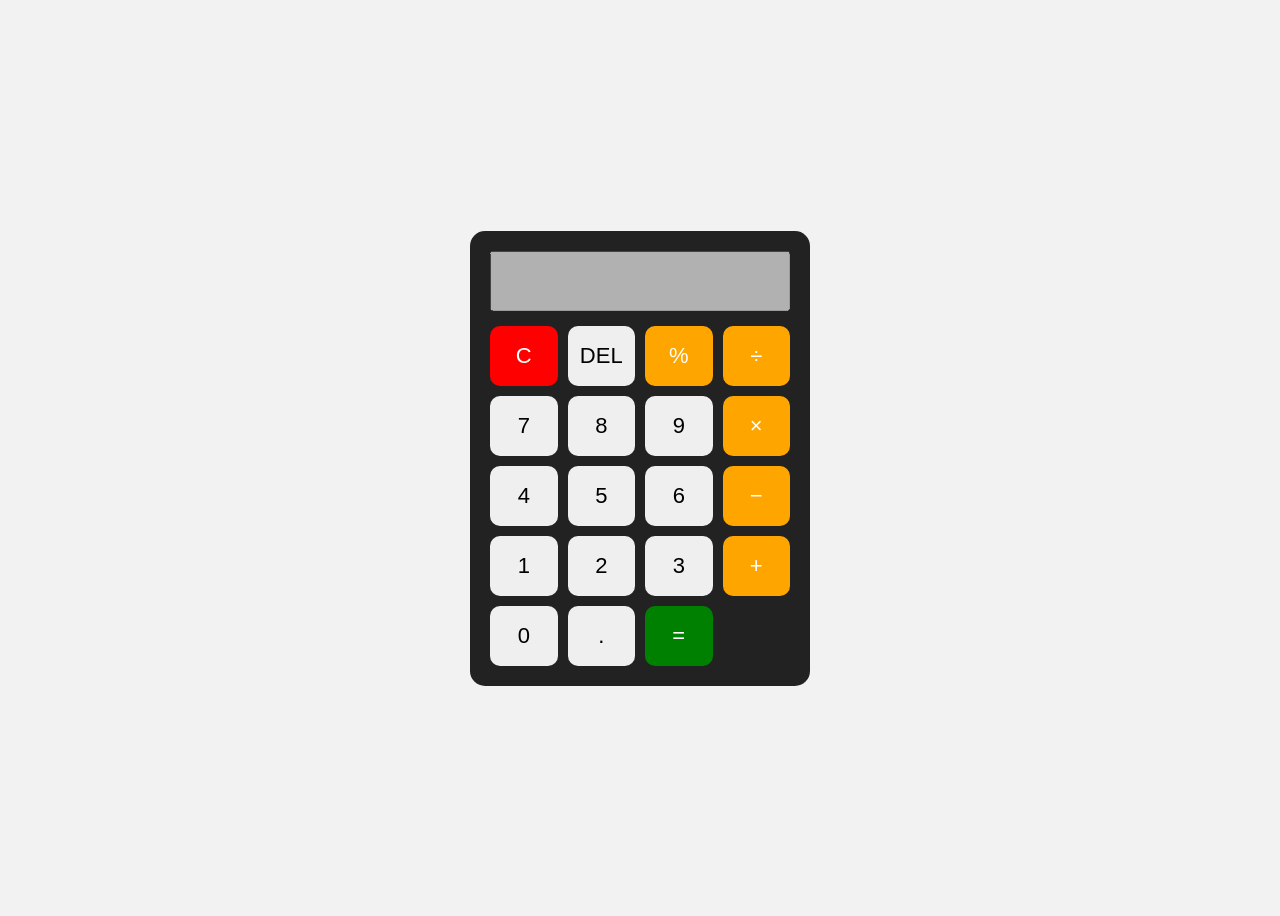
<file: index.html>
<!DOCTYPE html>
<html>
<head>
    <title>Calculator</title>
    <link rel="stylesheet" href="style.css">
</head>

<body>

    <div class="calculator">

        <input type="text" id="display" disabled>

        <div class="buttons">
            <button class="clear">C</button>
            <button>DEL</button>
            <button class="operator">%</button>
            <button class="operator">÷</button>

            <button>7</button>
            <button>8</button>
            <button>9</button>
            <button class="operator">×</button>

            <button>4</button>
            <button>5</button>
            <button>6</button>
            <button class="operator">−</button>

            <button>1</button>
            <button>2</button>
            <button>3</button>
            <button class="operator">+</button>

            <button>0</button>
            <button>.</button>
            <button class="equal">=</button>
        </div>

    </div>

</body>
</html>
</file>
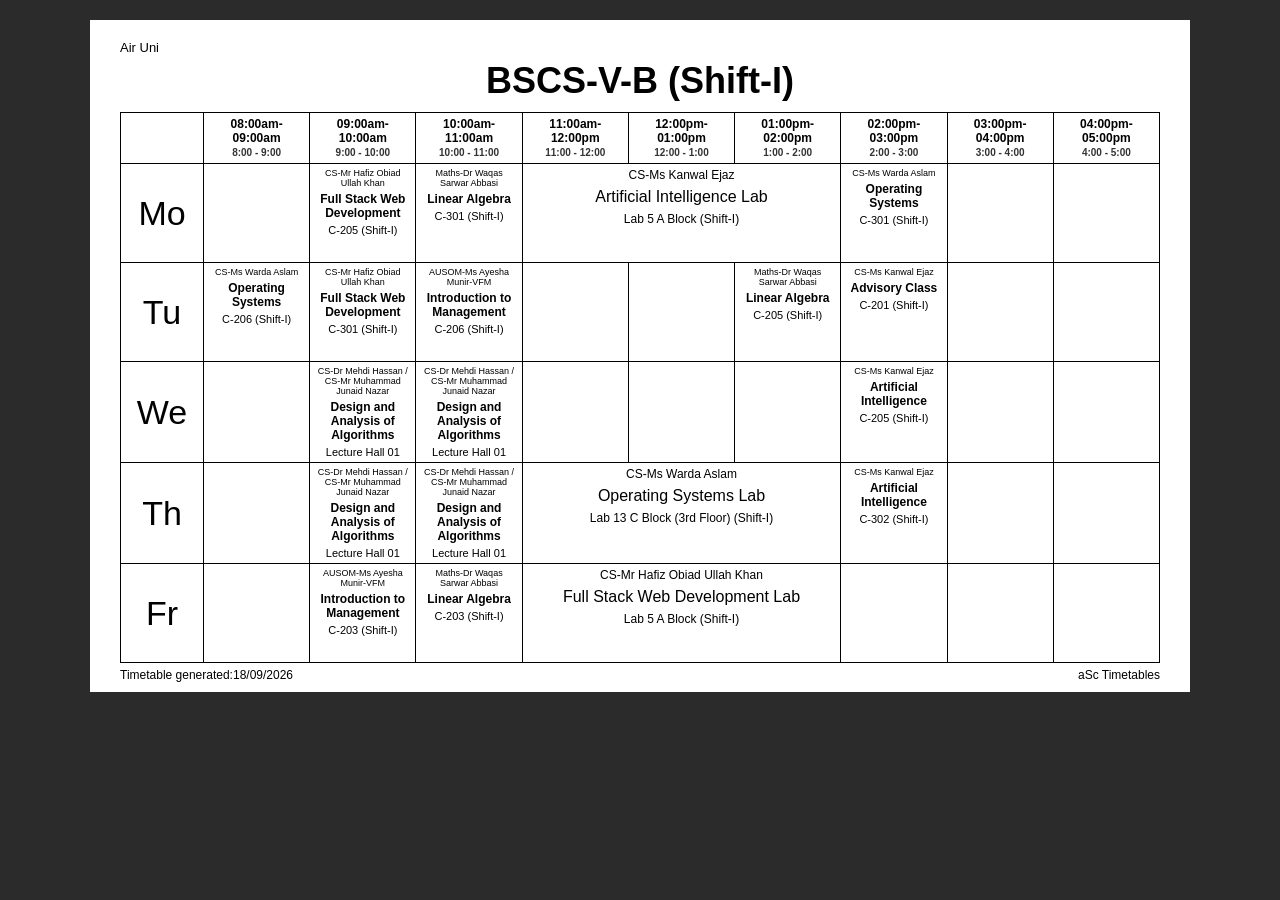
<file: Lab 2/Task 1/index.html>
<!DOCTYPE html>
<html lang="en">
<head>
<meta charset="UTF-8">
<title>BSCS-V-B (Shift-I) Timetable</title>
<link rel="stylesheet" href="style.css">
</head>
<body>
<div class="frame">
  <div class="uni-label">Air Uni</div>
  <h1>BSCS-V-B (Shift-I)</h1>

  <table>
    <tr>
      <td class="day-col"></td>
      <th class="time-head">08:00am-09:00am<br><span class="sub">8:00 - 9:00</span></th>
      <th class="time-head">09:00am-10:00am<br><span class="sub">9:00 - 10:00</span></th>
      <th class="time-head">10:00am-11:00am<br><span class="sub">10:00 - 11:00</span></th>
      <th class="time-head">11:00am-12:00pm<br><span class="sub">11:00 - 12:00</span></th>
      <th class="time-head">12:00pm-01:00pm<br><span class="sub">12:00 - 1:00</span></th>
      <th class="time-head">01:00pm-02:00pm<br><span class="sub">1:00 - 2:00</span></th>
      <th class="time-head">02:00pm-03:00pm<br><span class="sub">2:00 - 3:00</span></th>
      <th class="time-head">03:00pm-04:00pm<br><span class="sub">3:00 - 4:00</span></th>
      <th class="time-head">04:00pm-05:00pm<br><span class="sub">4:00 - 5:00</span></th>
    </tr>

    <!-- Monday -->
    <tr>
      <td class="day-col">Mo</td>
      <td class="cell"></td>
      <td class="cell">
        <div class="teacher">CS-Mr Hafiz Obiad Ullah Khan</div>
        <div class="subject">Full Stack Web Development</div>
        <div class="room">C-205 (Shift-I)</div>
      </td>
      <td class="cell">
        <div class="teacher">Maths-Dr Waqas Sarwar Abbasi</div>
        <div class="subject">Linear Algebra</div>
        <div class="room">C-301 (Shift-I)</div>
      </td>
      <td class="cell lab-cell" colspan="3">
        <div class="lab-teacher">CS-Ms Kanwal Ejaz</div>
        <div class="lab-subject">Artificial Intelligence Lab</div>
        <div class="lab-room">Lab 5 A Block (Shift-I)</div>
      </td>
      <td class="cell">
        <div class="teacher">CS-Ms Warda Aslam</div>
        <div class="subject">Operating Systems</div>
        <div class="room">C-301 (Shift-I)</div>
      </td>
      <td class="cell"></td>
      <td class="cell"></td>
    </tr>

    <!-- Tuesday -->
    <tr>
      <td class="day-col">Tu</td>
      <td class="cell">
        <div class="teacher">CS-Ms Warda Aslam</div>
        <div class="subject">Operating Systems</div>
        <div class="room">C-206 (Shift-I)</div>
      </td>
      <td class="cell">
        <div class="teacher">CS-Mr Hafiz Obiad Ullah Khan</div>
        <div class="subject">Full Stack Web Development</div>
        <div class="room">C-301 (Shift-I)</div>
      </td>
      <td class="cell">
        <div class="teacher">AUSOM-Ms Ayesha Munir-VFM</div>
        <div class="subject">Introduction to Management</div>
        <div class="room">C-206 (Shift-I)</div>
      </td>
      <td class="cell"></td>
      <td class="cell"></td>
      <td class="cell">
        <div class="teacher">Maths-Dr Waqas Sarwar Abbasi</div>
        <div class="subject">Linear Algebra</div>
        <div class="room">C-205 (Shift-I)</div>
      </td>
      <td class="cell">
        <div class="teacher">CS-Ms Kanwal Ejaz</div>
        <div class="subject">Advisory Class</div>
        <div class="room">C-201 (Shift-I)</div>
      </td>
      <td class="cell"></td>
      <td class="cell"></td>
    </tr>

    <!-- Wednesday -->
    <tr>
      <td class="day-col">We</td>
      <td class="cell"></td>
      <td class="cell">
        <div class="teacher">CS-Dr Mehdi Hassan / CS-Mr Muhammad Junaid Nazar</div>
        <div class="subject">Design and Analysis of Algorithms</div>
        <div class="room">Lecture Hall 01</div>
      </td>
      <td class="cell">
        <div class="teacher">CS-Dr Mehdi Hassan / CS-Mr Muhammad Junaid Nazar</div>
        <div class="subject">Design and Analysis of Algorithms</div>
        <div class="room">Lecture Hall 01</div>
      </td>
      <td class="cell"></td>
      <td class="cell"></td>
      <td class="cell"></td>
      <td class="cell">
        <div class="teacher">CS-Ms Kanwal Ejaz</div>
        <div class="subject">Artificial Intelligence</div>
        <div class="room">C-205 (Shift-I)</div>
      </td>
      <td class="cell"></td>
      <td class="cell"></td>
    </tr>

    <!-- Thursday -->
    <tr>
      <td class="day-col">Th</td>
      <td class="cell"></td>
      <td class="cell">
        <div class="teacher">CS-Dr Mehdi Hassan / CS-Mr Muhammad Junaid Nazar</div>
        <div class="subject">Design and Analysis of Algorithms</div>
        <div class="room">Lecture Hall 01</div>
      </td>
      <td class="cell">
        <div class="teacher">CS-Dr Mehdi Hassan / CS-Mr Muhammad Junaid Nazar</div>
        <div class="subject">Design and Analysis of Algorithms</div>
        <div class="room">Lecture Hall 01</div>
      </td>
      <td class="cell lab-cell" colspan="3">
        <div class="lab-teacher">CS-Ms Warda Aslam</div>
        <div class="lab-subject">Operating Systems Lab</div>
        <div class="lab-room">Lab 13 C Block (3rd Floor) (Shift-I)</div>
      </td>
      <td class="cell">
        <div class="teacher">CS-Ms Kanwal Ejaz</div>
        <div class="subject">Artificial Intelligence</div>
        <div class="room">C-302 (Shift-I)</div>
      </td>
      <td class="cell"></td>
      <td class="cell"></td>
    </tr>

    <!-- Friday -->
    <tr>
      <td class="day-col">Fr</td>
      <td class="cell"></td>
      <td class="cell">
        <div class="teacher">AUSOM-Ms Ayesha Munir-VFM</div>
        <div class="subject">Introduction to Management</div>
        <div class="room">C-203 (Shift-I)</div>
      </td>
      <td class="cell">
        <div class="teacher">Maths-Dr Waqas Sarwar Abbasi</div>
        <div class="subject">Linear Algebra</div>
        <div class="room">C-203 (Shift-I)</div>
      </td>
      <td class="cell lab-cell" colspan="3">
        <div class="lab-teacher">CS-Mr Hafiz Obiad Ullah Khan</div>
        <div class="lab-subject">Full Stack Web Development Lab</div>
        <div class="lab-room">Lab 5 A Block (Shift-I)</div>
      </td>
      <td class="cell"></td>
      <td class="cell"></td>
      <td class="cell"></td>
    </tr>
  </table>

  <div class="footer">
    <span>Timetable generated:18/09/2026</span>
    <span>aSc Timetables</span>
  </div>
</div>
</body>
</html>
</file>
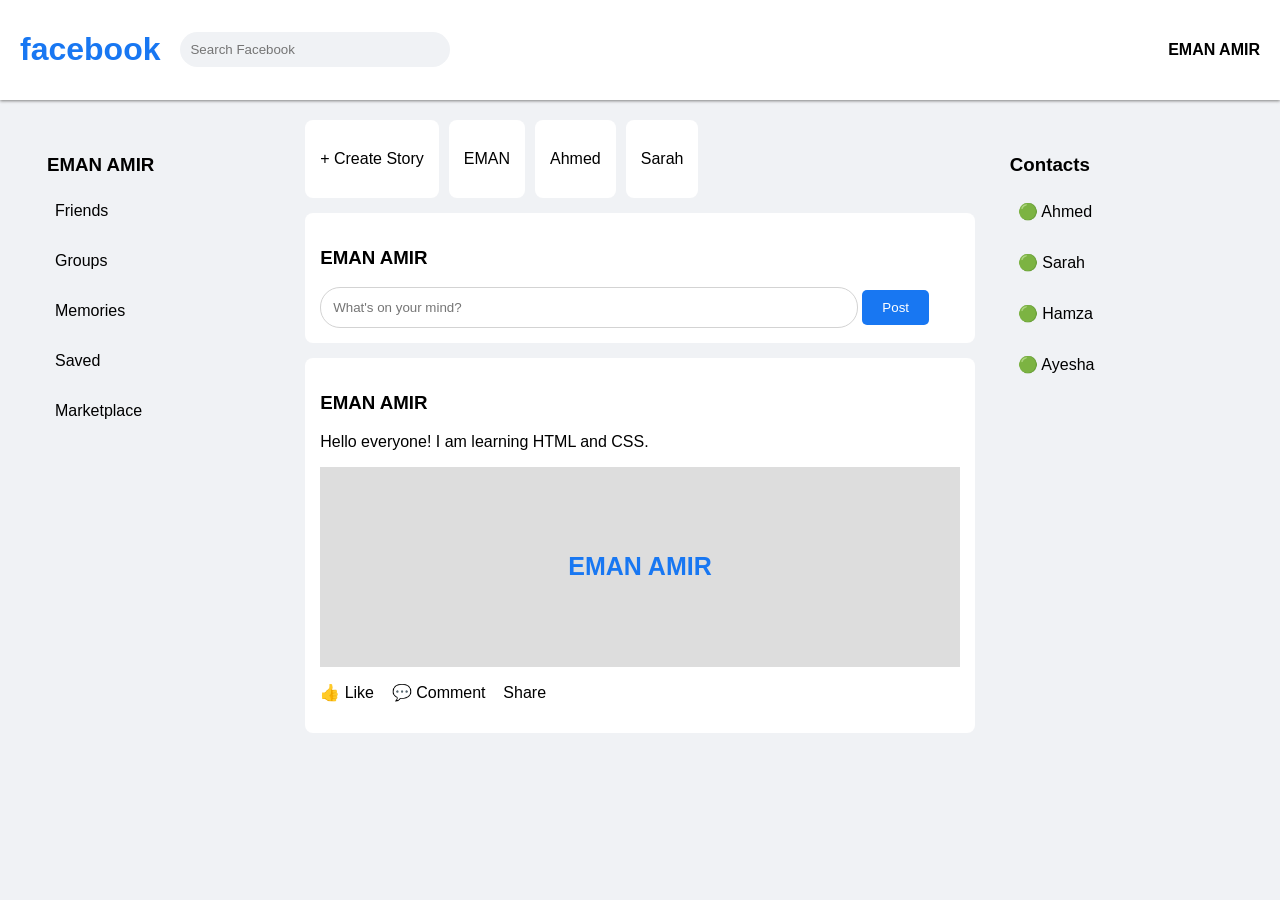
<file: Lab 2/Task 2/index.html>
<!DOCTYPE html>
<html>
<head>
    <title>Facebook - EMAN AMIR</title>
    <link rel="stylesheet" href="style.css">
</head>

<body>

    <!-- Top Bar -->
    <div class="topbar">
        <h1>facebook</h1>
        <input type="text" placeholder="Search Facebook">
        <p>EMAN AMIR</p>
    </div>

    <!-- Main Area -->
    <div class="main">

        <!-- Left Side -->
        <div class="left">
            <h3>EMAN AMIR</h3>
            <p>Friends</p>
            <p>Groups</p>
            <p>Memories</p>
            <p>Saved</p>
            <p>Marketplace</p>
        </div>

        <!-- Middle Feed -->
        <div class="feed">

            <!-- Story -->
            <div class="stories">
                <div>+ Create Story</div>
                <div>EMAN</div>
                <div>Ahmed</div>
                <div>Sarah</div>
            </div>

            <!-- Create Post -->
            <div class="box">
                <h3>EMAN AMIR</h3>
                <input type="text" placeholder="What's on your mind?">
                <button>Post</button>
            </div>

            <!-- Post -->
            <div class="box">
                <h3>EMAN AMIR</h3>
                <p>
                    Hello everyone! I am learning HTML and CSS.
                </p>

                <div class="post-picture">
                    EMAN AMIR
                </div>

                <p>👍 Like &nbsp;&nbsp; 💬 Comment &nbsp;&nbsp; Share</p>
            </div>

        </div>

        <!-- Right Side -->
        <div class="right">
            <h3>Contacts</h3>
            <p>🟢 Ahmed</p>
            <p>🟢 Sarah</p>
            <p>🟢 Hamza</p>
            <p>🟢 Ayesha</p>
        </div>

    </div>

</body>
</html>
</file>
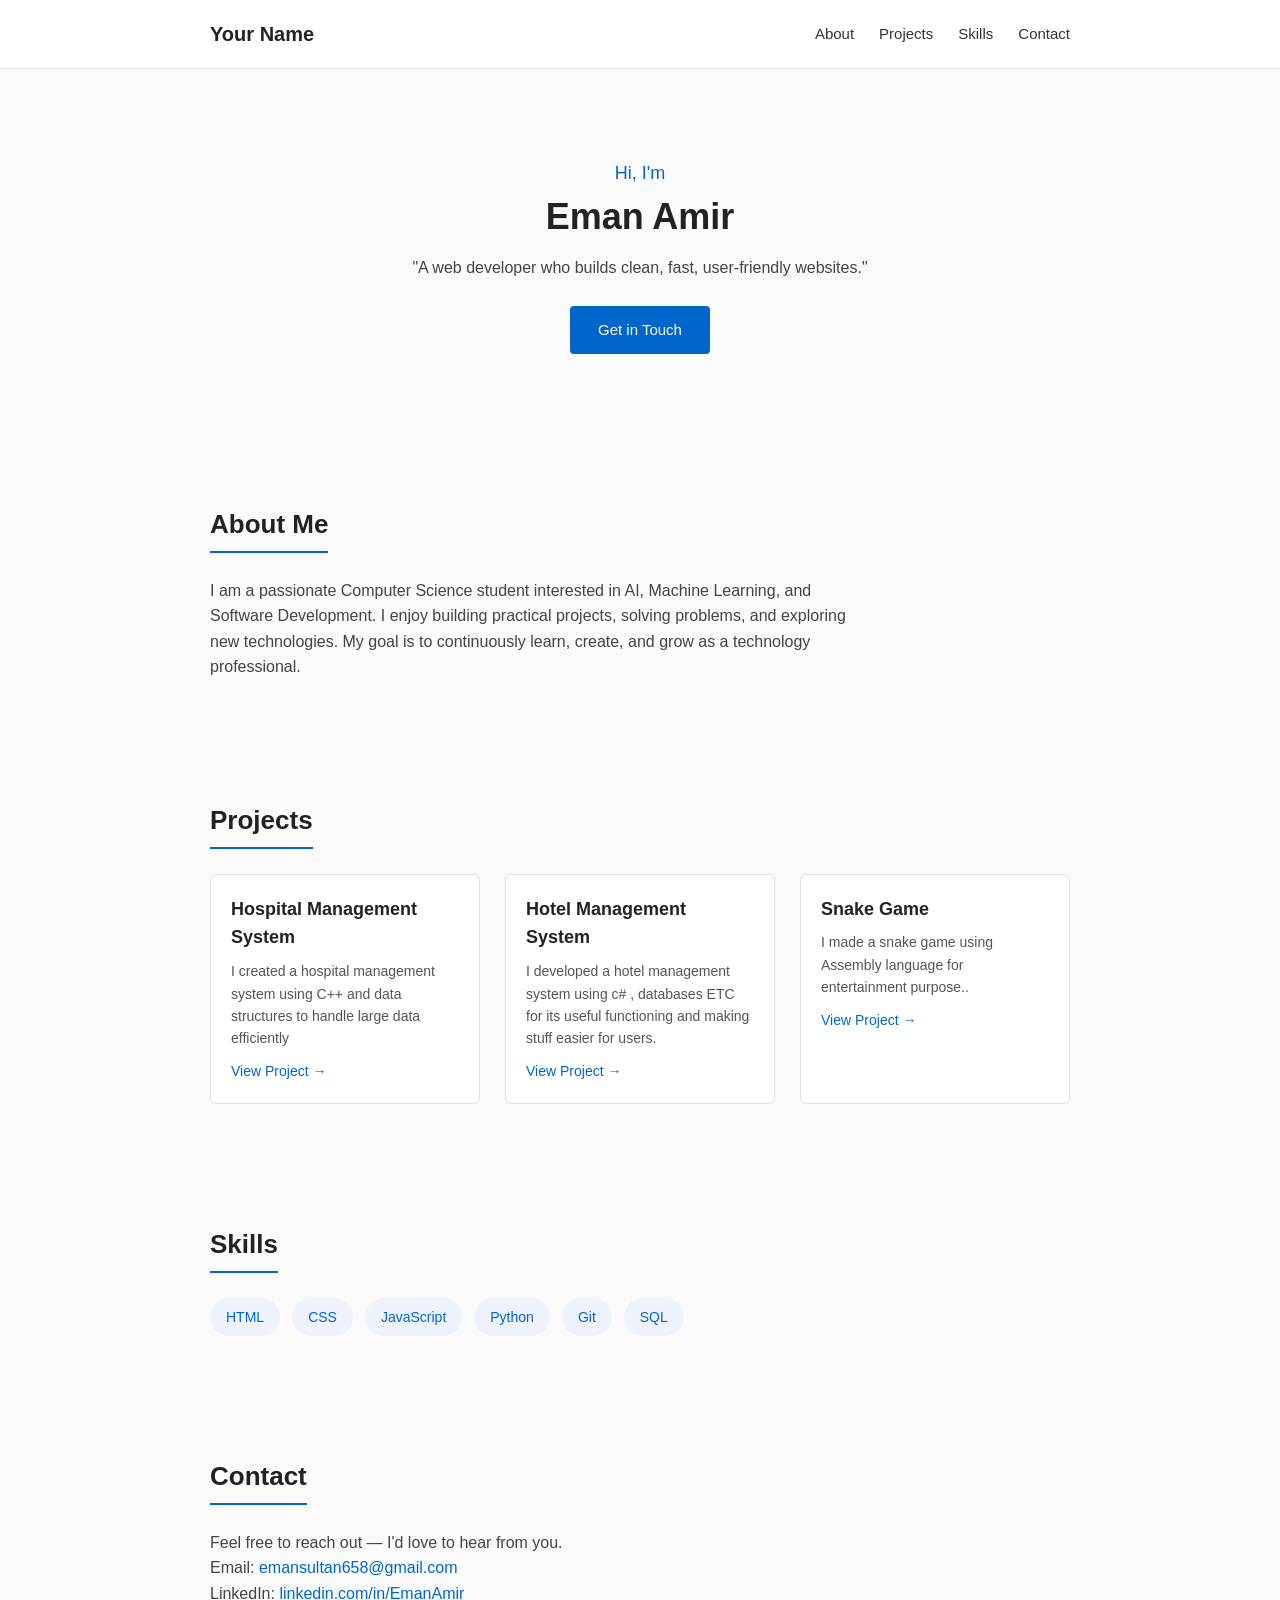
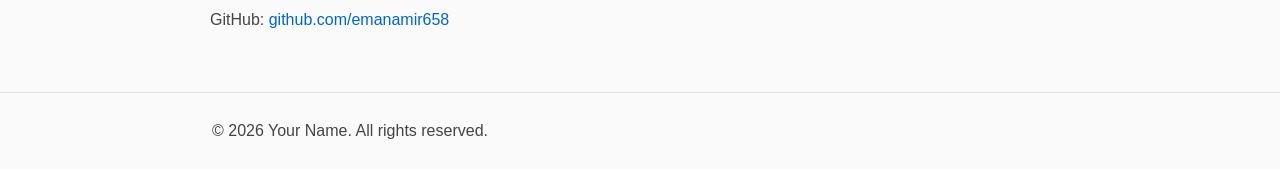
<file: Lab 2/Task 3/index.html>
<!DOCTYPE html>
<html lang="en">
<head>
<meta charset="UTF-8">
<meta name="viewport" content="width=device-width, initial-scale=1.0">
<title>Eman Amir — Portfolio</title>
<link rel="stylesheet" href="style.css">
</head>
<body>

<header>
  <nav>
    <div class="logo">Your Name</div>
    <ul>
      <li><a href="#about">About</a></li>
      <li><a href="#projects">Projects</a></li>
      <li><a href="#skills">Skills</a></li>
      <li><a href="#contact">Contact</a></li>
    </ul>
  </nav>
</header>

<section id="hero">
  <p class="tagline">Hi, I'm</p>
  <h1>Eman Amir</h1>
  <p> "A web developer who builds clean, fast, user-friendly websites."</p>
  <a href="#contact" class="btn">Get in Touch</a>
</section>

<section id="about">
  <h2>About Me</h2>
  <p>
   I am a passionate Computer Science student interested in AI, Machine Learning, and Software Development. I enjoy building practical projects, solving problems, and exploring new technologies. My goal is to continuously learn, create, and grow as a technology professional.

  </p>
</section>

<section id="projects">
  <h2>Projects</h2>
  <div class="project-grid">

    <div class="project-card">
      <h3>Hospital Management System</h3>
      <p>I created a hospital management system using C++ and data structures to handle large data efficiently</p>
      <a href="#">View Project →</a>
    </div>

    
    <div class="project-card">
      <h3>Hotel Management System</h3>
      <p>I developed a hotel management system using c# , databases ETC for its useful functioning and making stuff easier for users.</p>
      <a href="#">View Project →</a>
    </div>

    <div class="project-card">
      <h3>Snake Game</h3>
      <p>I made a snake game using Assembly language for entertainment purpose..</p>
      <a href="#">View Project →</a>
    </div>

  </div>
</section>

<section id="skills">
  <h2>Skills</h2>
  <ul class="skills-list">
    <li>HTML</li>
    <li>CSS</li>
    <li>JavaScript</li>
    <li>Python</li>
    <li>Git</li>
    <li>SQL</li>
  </ul>
</section>

<section id="contact">
  <h2>Contact</h2>
  <p>Feel free to reach out — I'd love to hear from you.</p>
  <p>Email: <a href="mailto:emansultan658@gmail.com">emansultan658@gmail.com</a></p>
  <p>LinkedIn: <a href="#">linkedin.com/in/EmanAmir</a></p>
  <p>GitHub: <a href="#">github.com/emanamir658</a></p>
</section>

<footer>
  <p>&copy; 2026 Your Name. All rights reserved.</p>
</footer>

</body>
</html>
</file>
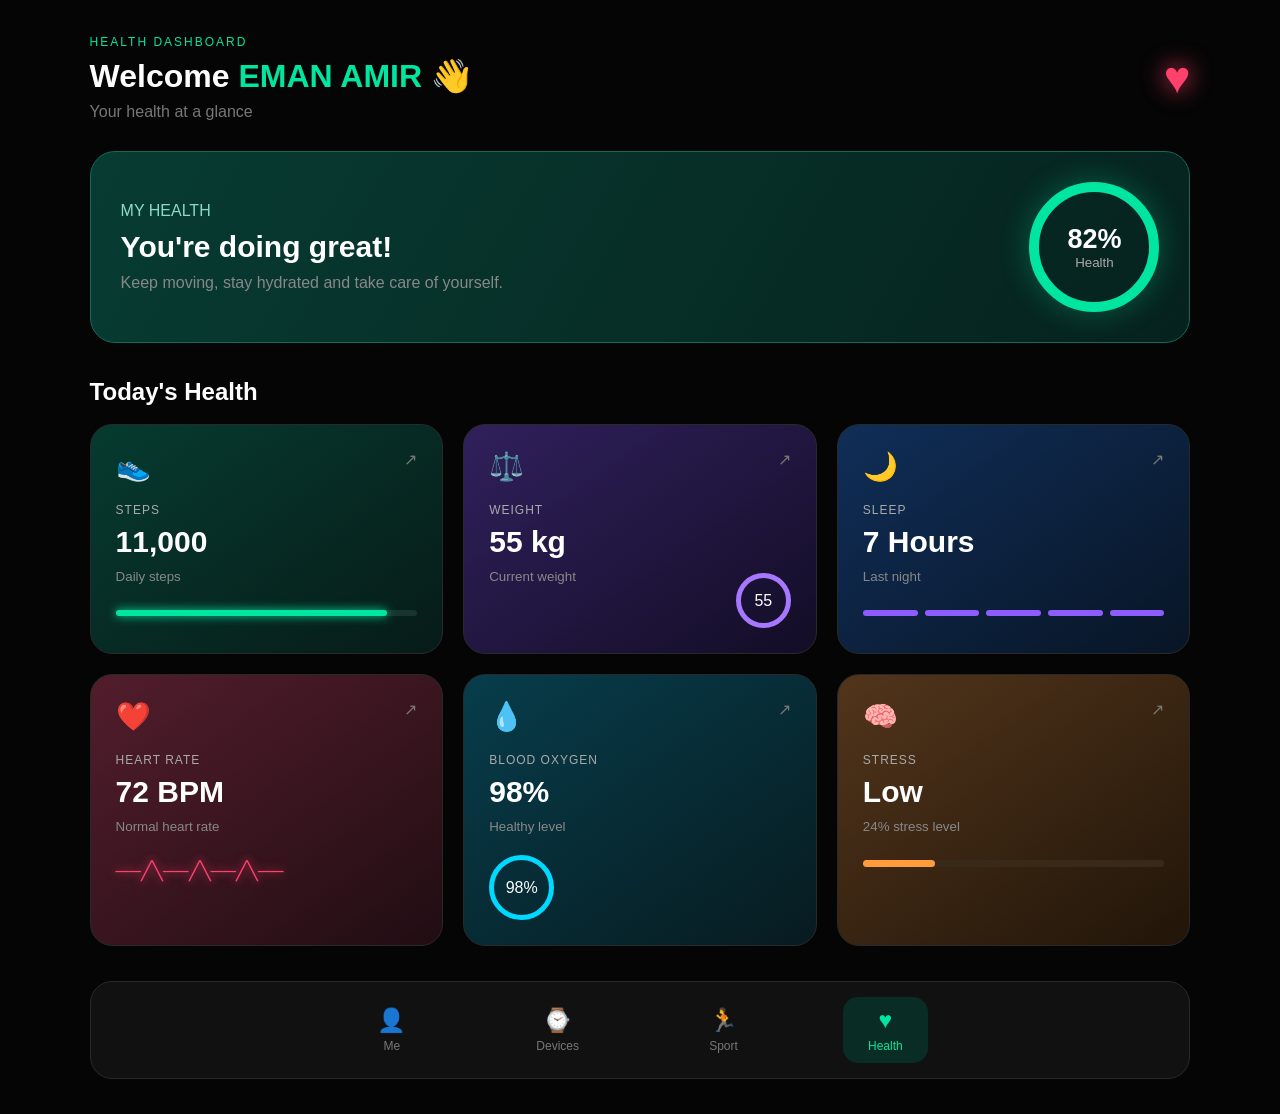
<file: Lab 2/Task 5/index.html>
<!DOCTYPE html>
<html>
<head>
    <title>My Health</title>
    <link rel="stylesheet" href="style.css">
</head>

<body>

    <!-- Header -->
    <div class="header">
        <div>
            <p class="small-text">HEALTH DASHBOARD</p>
            <h1>Welcome <span>EMAN AMIR</span> 👋</h1>
            <p class="date">Your health at a glance</p>
        </div>

        <div class="heart">♥</div>
    </div>


    <!-- Main Health Section -->
    <div class="main-card">

        <div>
            <p>MY HEALTH</p>
            <h2>You're doing great!</h2>
            <p class="description">
                Keep moving, stay hydrated and take care of yourself.
            </p>
        </div>

        <div class="health-circle">
            <b>82%</b>
            <small>Health</small>
        </div>

    </div>


    <h2 class="heading">Today's Health</h2>


    <!-- First Row -->
    <div class="row">

        <div class="health-card green">
            <div class="top">
                <span class="card-icon">👟</span>
                <span class="arrow">↗</span>
            </div>

            <p>STEPS</p>
            <h2>11,000</h2>
            <small>Daily steps</small>

            <div class="line">
                <div class="line-fill"></div>
            </div>
        </div>


        <div class="health-card purple">
            <div class="top">
                <span class="card-icon">⚖️</span>
                <span class="arrow">↗</span>
            </div>

            <p>WEIGHT</p>
            <h2>55 kg</h2>
            <small>Current weight</small>

            <div class="circle-small">55</div>
        </div>


        <div class="health-card blue">
            <div class="top">
                <span class="card-icon">🌙</span>
                <span class="arrow">↗</span>
            </div>

            <p>SLEEP</p>
            <h2>7 Hours</h2>
            <small>Last night</small>

            <div class="sleep-line">
                <span></span>
                <span></span>
                <span></span>
                <span></span>
                <span></span>
            </div>
        </div>

    </div>


    <!-- Second Row -->
    <div class="row">

        <div class="health-card red">
            <div class="top">
                <span class="card-icon">❤️</span>
                <span class="arrow">↗</span>
            </div>

            <p>HEART RATE</p>
            <h2>72 BPM</h2>
            <small>Normal heart rate</small>

            <div class="heartbeat">
                ──╱╲──╱╲──╱╲──
            </div>
        </div>


        <div class="health-card cyan">
            <div class="top">
                <span class="card-icon">💧</span>
                <span class="arrow">↗</span>
            </div>

            <p>BLOOD OXYGEN</p>
            <h2>98%</h2>
            <small>Healthy level</small>

            <div class="oxygen">
                <div>98%</div>
            </div>
        </div>


        <div class="health-card orange">
            <div class="top">
                <span class="card-icon">🧠</span>
                <span class="arrow">↗</span>
            </div>

            <p>STRESS</p>
            <h2>Low</h2>
            <small>24% stress level</small>

            <div class="stress">
                <div></div>
            </div>
        </div>

    </div>


    <!-- Bottom Navigation -->

    <div class="bottom-nav">

        <div class="nav-item">
            <span>👤</span>
            <p>Me</p>
        </div>

        <div class="nav-item">
            <span>⌚</span>
            <p>Devices</p>
        </div>

        <div class="nav-item">
            <span>🏃</span>
            <p>Sport</p>
        </div>

        <div class="nav-item active">
            <span>♥</span>
            <p>Health</p>
        </div>

    </div>

</body>
</html>
</file>
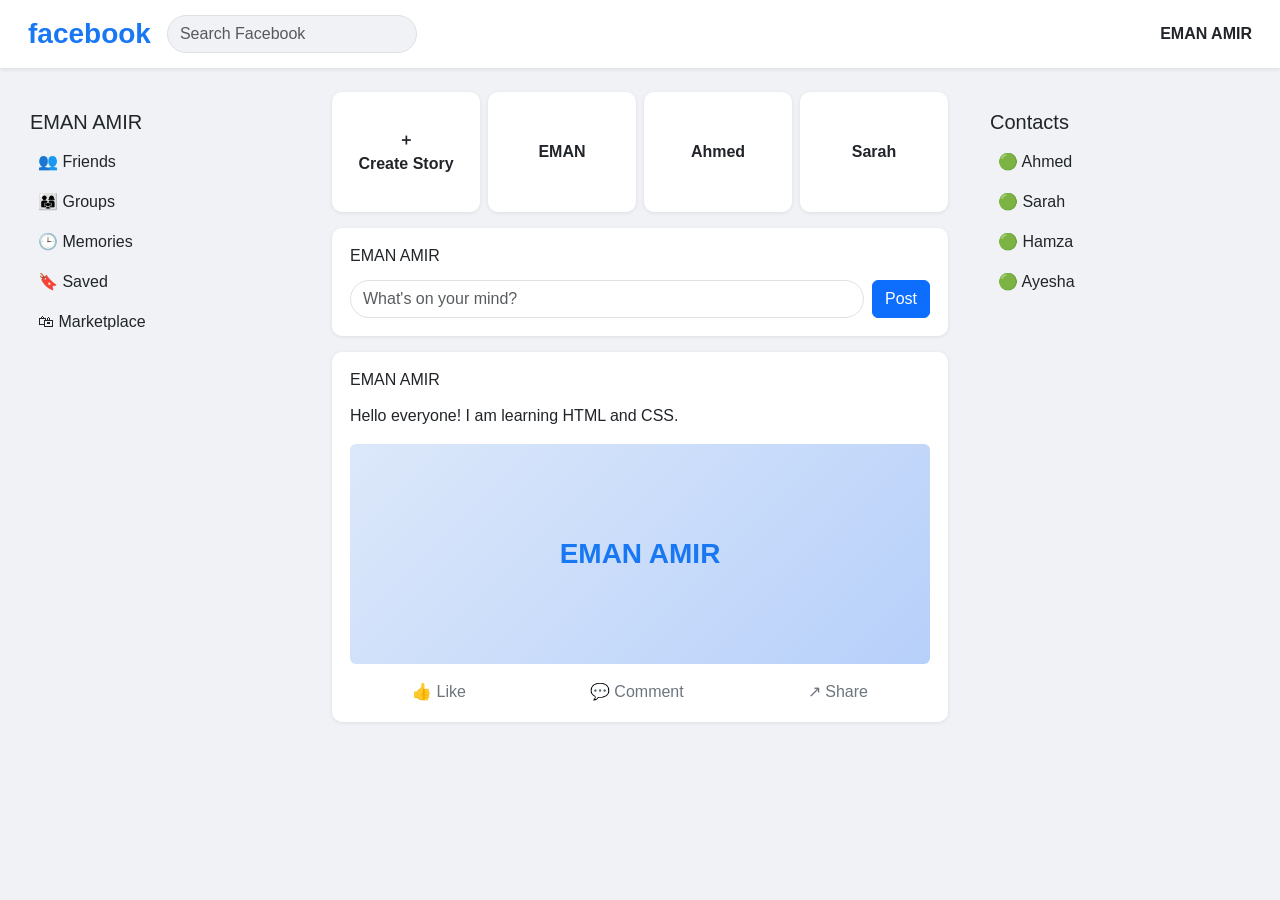
<file: Lab 3/facebook.bootstrap/index.html>
<!DOCTYPE html>
<html lang="en">
<head>
    <meta charset="UTF-8">
    <meta name="viewport" content="width=device-width, initial-scale=1">
    <title>Facebook - EMAN AMIR</title>
    <link href="https://cdn.jsdelivr.net/npm/bootstrap@5.3.3/dist/css/bootstrap.min.css" rel="stylesheet">
    <link rel="stylesheet" href="style.css">
</head>
<body>

<!-- Top Bar -->
<nav class="navbar bg-white shadow-sm px-3">
    <div class="container-fluid">
        <a class="navbar-brand facebook-logo fw-bold" href="#">facebook</a>

        <input class="form-control search-box" type="search"
               placeholder="Search Facebook">

        <span class="fw-bold ms-auto">EMAN AMIR</span>
    </div>
</nav>

<!-- Main Layout -->
<div class="container-fluid mt-4">
    <div class="row g-4">

        <!-- Left Sidebar -->
        <aside class="col-lg-3 col-md-3 d-none d-md-block">
            <div class="side-box">
                <h5>EMAN AMIR</h5>
                <p>👥 Friends</p>
                <p>👨‍👩‍👧 Groups</p>
                <p>🕒 Memories</p>
                <p>🔖 Saved</p>
                <p>🛍 Marketplace</p>
            </div>
        </aside>

        <!-- News Feed -->
        <main class="col-12 col-md-6 col-lg-6">

            <!-- Stories -->
            <div class="row g-2 mb-3">
                <div class="col-3">
                    <div class="story">＋<br>Create Story</div>
                </div>
                <div class="col-3">
                    <div class="story">EMAN</div>
                </div>
                <div class="col-3">
                    <div class="story">Ahmed</div>
                </div>
                <div class="col-3">
                    <div class="story">Sarah</div>
                </div>
            </div>

            <!-- Create Post -->
            <div class="post-box mb-3">
                <h5>EMAN AMIR</h5>
                <div class="d-flex gap-2">
                    <input class="form-control rounded-pill"
                           type="text" placeholder="What's on your mind?">
                    <button class="btn btn-primary">Post</button>
                </div>
            </div>

            <!-- Post -->
            <div class="post-box">
                <h5>EMAN AMIR</h5>
                <p>Hello everyone! I am learning HTML and CSS.</p>

                <div class="post-picture">EMAN AMIR</div>

                <div class="d-flex justify-content-around mt-3 text-secondary">
                    <span>👍 Like</span>
                    <span>💬 Comment</span>
                    <span>↗ Share</span>
                </div>
            </div>

        </main>

        <!-- Right Sidebar -->
        <aside class="col-lg-3 col-md-3 d-none d-md-block">
            <div class="side-box">
                <h5>Contacts</h5>
                <p>🟢 Ahmed</p>
                <p>🟢 Sarah</p>
                <p>🟢 Hamza</p>
                <p>🟢 Ayesha</p>
            </div>
        </aside>

    </div>
</div>

</body>
</html>
</file>
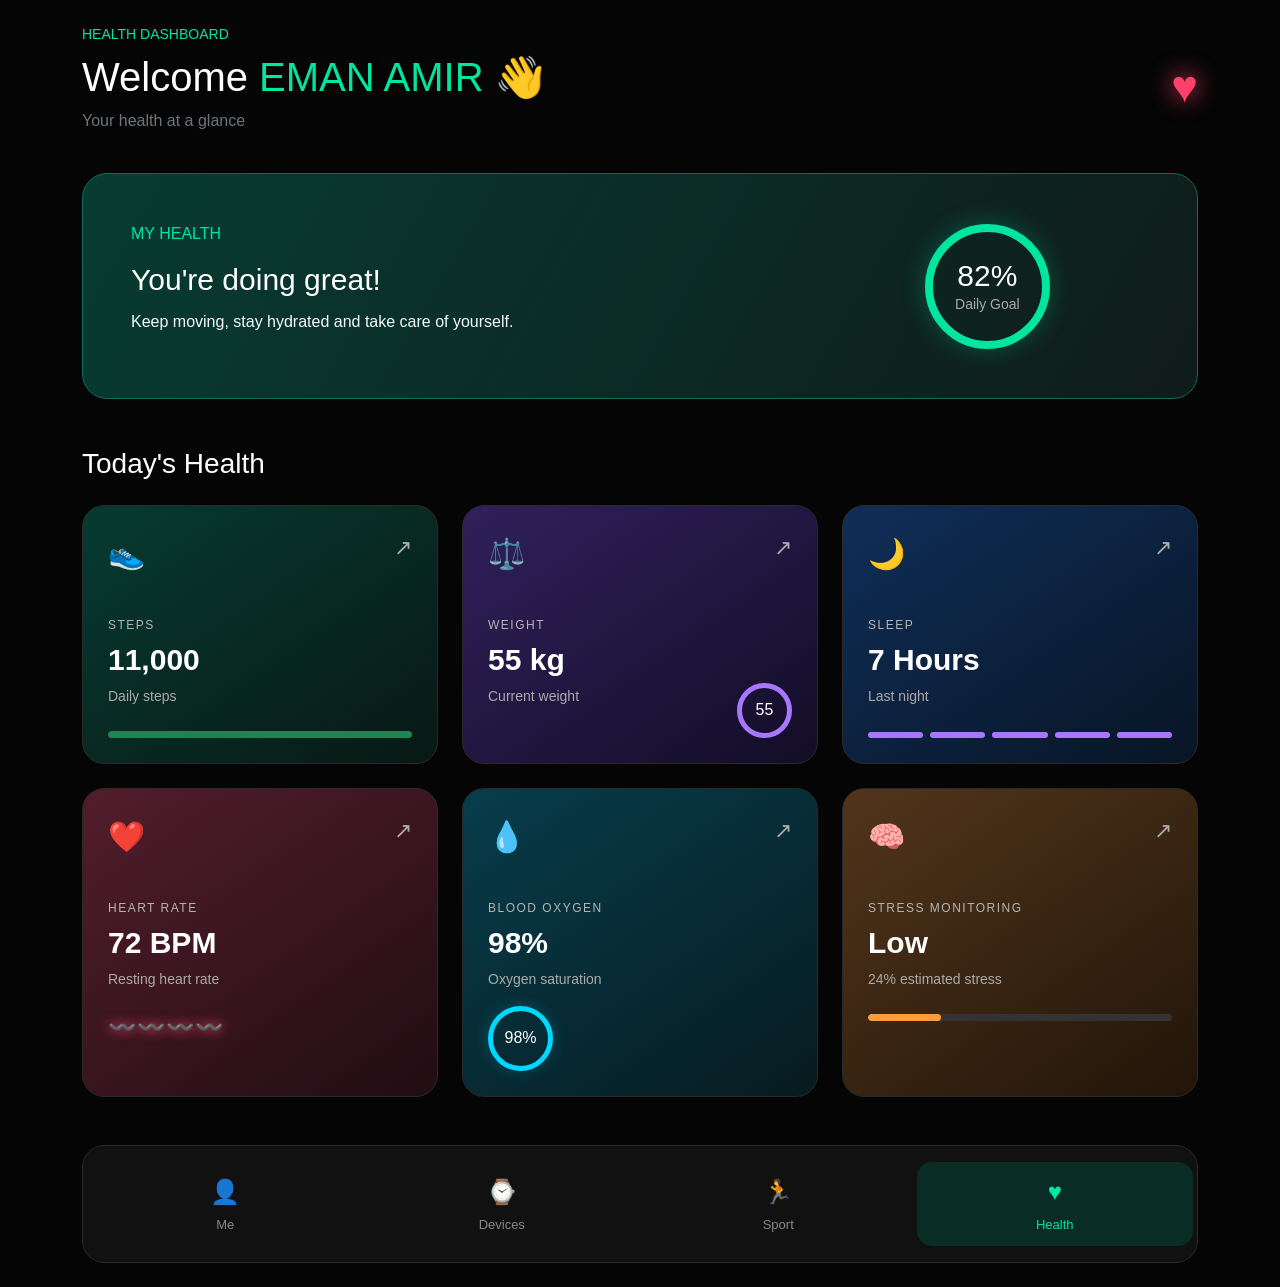
<file: Lab 3/health.bootstrap/index.html>
<!DOCTYPE html>
<html lang="en">
<head>
    <meta charset="UTF-8">
    <meta name="viewport" content="width=device-width, initial-scale=1.0">

    <title>My Health</title>

    <!-- Bootstrap CSS -->
    <link href="https://cdn.jsdelivr.net/npm/bootstrap@5.3.3/dist/css/bootstrap.min.css"
          rel="stylesheet">

    <!-- Custom CSS -->
    <link rel="stylesheet" href="style.css">
</head>

<body>

    <div class="container py-4">

        <!-- Header -->
        <div class="d-flex justify-content-between align-items-center mb-4">
            <div>
                <p class="green-text small mb-2">HEALTH DASHBOARD</p>
                <h1>Welcome <span class="green-text">EMAN AMIR</span> 👋</h1>
                <p class="text-secondary">Your health at a glance</p>
            </div>

            <div class="heart-icon">♥</div>
        </div>


        <!-- Main Banner -->
        <div class="main-card p-4 p-md-5 mb-5">
            <div class="row align-items-center">

                <div class="col-md-8">
                    <p class="green-text">MY HEALTH</p>
                    <h2>You're doing great!</h2>
                    <p class="text-light">
                        Keep moving, stay hydrated and take care of yourself.
                    </p>
                </div>

                <div class="col-md-4 text-center mt-4 mt-md-0">
                    <div class="health-circle mx-auto">
                        <h2>82%</h2>
                        <small>Daily Goal</small>
                    </div>
                </div>

            </div>
        </div>


        <!-- Health Heading -->
        <h3 class="mb-4">Today's Health</h3>


        <!-- First Row -->
        <div class="row g-4 mb-4">

            <!-- Steps -->
            <div class="col-12 col-md-6 col-lg-4">
                <div class="health-card green-card h-100">
                    <div class="d-flex justify-content-between">
                        <span class="card-icon">👟</span>
                        <span class="arrow">↗</span>
                    </div>

                    <p class="label">STEPS</p>
                    <h2>11,000</h2>
                    <p class="text-secondary">Daily steps</p>

                    <div class="progress mt-4">
                        <div class="progress-bar bg-success"
                             style="width: 100%"></div>
                    </div>
                </div>
            </div>


            <!-- Weight -->
            <div class="col-12 col-md-6 col-lg-4">
                <div class="health-card purple-card h-100">
                    <div class="d-flex justify-content-between">
                        <span class="card-icon">⚖️</span>
                        <span class="arrow">↗</span>
                    </div>

                    <p class="label">WEIGHT</p>
                    <h2>55 kg</h2>
                    <p class="text-secondary">Current weight</p>

                    <div class="weight-circle">55</div>
                </div>
            </div>


            <!-- Sleep -->
            <div class="col-12 col-md-6 col-lg-4">
                <div class="health-card blue-card h-100">
                    <div class="d-flex justify-content-between">
                        <span class="card-icon">🌙</span>
                        <span class="arrow">↗</span>
                    </div>

                    <p class="label">SLEEP</p>
                    <h2>7 Hours</h2>
                    <p class="text-secondary">Last night</p>

                    <div class="sleep-line">
                        <span></span><span></span><span></span>
                        <span></span><span></span>
                    </div>
                </div>
            </div>

        </div>


        <!-- Second Row -->
        <div class="row g-4">

            <!-- Heart Rate -->
            <div class="col-12 col-md-6 col-lg-4">
                <div class="health-card red-card h-100">
                    <div class="d-flex justify-content-between">
                        <span class="card-icon">❤️</span>
                        <span class="arrow">↗</span>
                    </div>

                    <p class="label">HEART RATE</p>
                    <h2>72 BPM</h2>
                    <p class="text-secondary">Resting heart rate</p>

                    <div class="heartbeat">〰️〰️〰️〰️</div>
                </div>
            </div>


            <!-- Blood Oxygen -->
            <div class="col-12 col-md-6 col-lg-4">
                <div class="health-card cyan-card h-100">
                    <div class="d-flex justify-content-between">
                        <span class="card-icon">💧</span>
                        <span class="arrow">↗</span>
                    </div>

                    <p class="label">BLOOD OXYGEN</p>
                    <h2>98%</h2>
                    <p class="text-secondary">Oxygen saturation</p>

                    <div class="oxygen-circle">98%</div>
                </div>
            </div>


            <!-- Stress -->
            <div class="col-12 col-md-6 col-lg-4">
                <div class="health-card orange-card h-100">
                    <div class="d-flex justify-content-between">
                        <span class="card-icon">🧠</span>
                        <span class="arrow">↗</span>
                    </div>

                    <p class="label">STRESS MONITORING</p>
                    <h2>Low</h2>
                    <p class="text-secondary">24% estimated stress</p>

                    <div class="progress mt-4">
                        <div class="progress-bar stress-bar"
                             style="width: 24%"></div>
                    </div>
                </div>
            </div>

        </div>


        <!-- Bottom Navigation -->
        <div class="bottom-nav mt-5 p-3">
            <div class="row text-center">

                <div class="col nav-item">
                    <span>👤</span>
                    <p>Me</p>
                </div>

                <div class="col nav-item">
                    <span>⌚</span>
                    <p>Devices</p>
                </div>

                <div class="col nav-item">
                    <span>🏃</span>
                    <p>Sport</p>
                </div>

                <div class="col nav-item active">
                    <span>♥</span>
                    <p>Health</p>
                </div>

            </div>
        </div>

    </div>

</body>
</html>
</file>
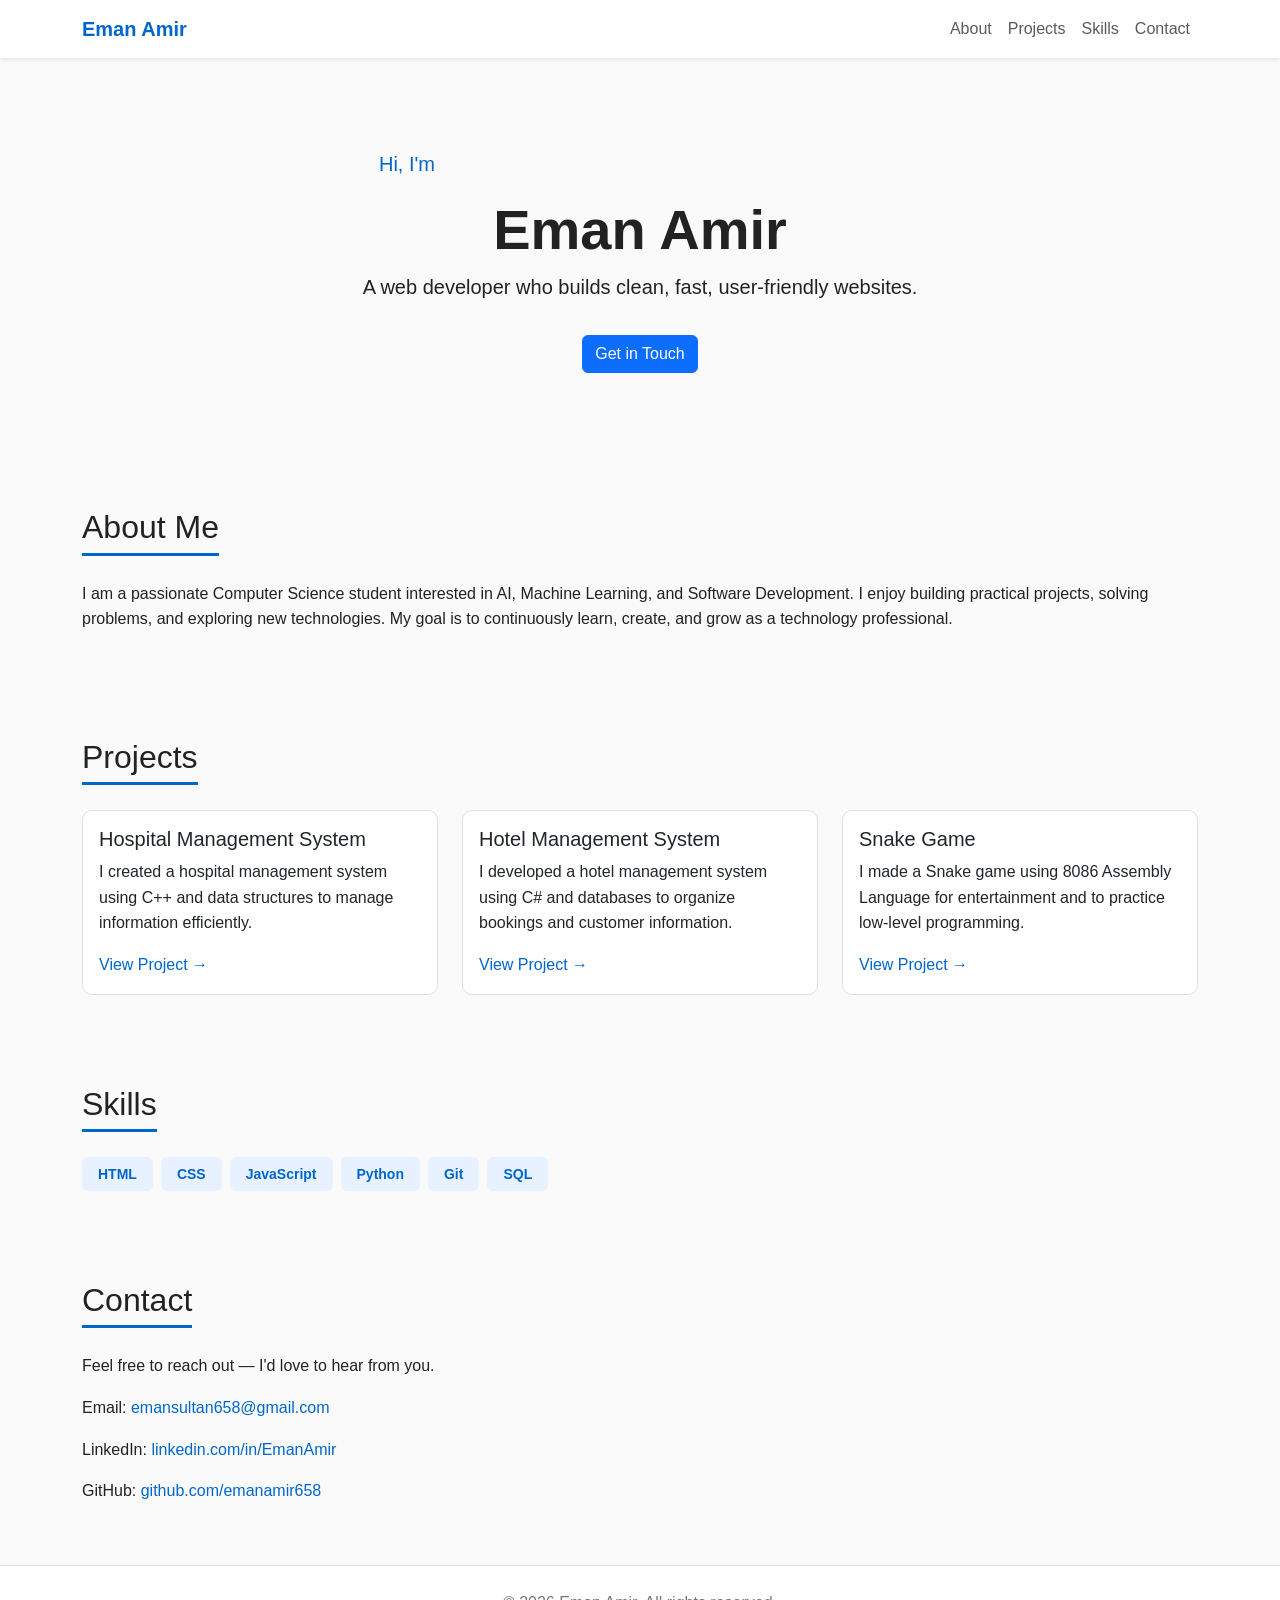
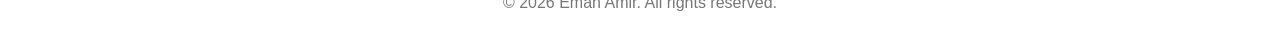
<file: Lab 3/portfolio.bootstrap/index.html>
<!DOCTYPE html>
<html lang="en">
<head>
    <meta charset="UTF-8">
    <meta name="viewport" content="width=device-width, initial-scale=1">
    <title>Eman Amir - Portfolio</title>
    <link href="https://cdn.jsdelivr.net/npm/bootstrap@5.3.3/dist/css/bootstrap.min.css" rel="stylesheet">
    <link rel="stylesheet" href="style.css">
</head>
<body>

<nav class="navbar navbar-expand-md navbar-light bg-white sticky-top shadow-sm">
    <div class="container">
        <a class="navbar-brand fw-bold" href="#hero">Eman Amir</a>

        <div class="navbar-nav ms-auto flex-row flex-wrap">
            <a class="nav-link px-2" href="#about">About</a>
            <a class="nav-link px-2" href="#projects">Projects</a>
            <a class="nav-link px-2" href="#skills">Skills</a>
            <a class="nav-link px-2" href="#contact">Contact</a>
        </div>
    </div>
</nav>

<section id="hero" class="container text-center py-5">
    <p class="tagline">Hi, I'm</p>
    <h1 class="display-4 fw-bold">Eman Amir</h1>
    <p class="lead mx-auto">
        A web developer who builds clean, fast, user-friendly websites.
    </p>
    <a href="#contact" class="btn btn-primary mt-3">Get in Touch</a>
</section>

<section id="about" class="container section-space">
    <h2 class="section-title">About Me</h2>
    <p>
        I am a passionate Computer Science student interested in AI,
        Machine Learning, and Software Development. I enjoy building
        practical projects, solving problems, and exploring new
        technologies. My goal is to continuously learn, create, and grow
        as a technology professional.
    </p>
</section>

<section id="projects" class="container section-space">
    <h2 class="section-title">Projects</h2>

    <div class="row g-4">
        <div class="col-md-6 col-lg-4">
            <div class="card project-card h-100">
                <div class="card-body">
                    <h3 class="h5">Hospital Management System</h3>
                    <p>I created a hospital management system using C++ and data structures to manage information efficiently.</p>
                    <a href="#">View Project →</a>
                </div>
            </div>
        </div>

        <div class="col-md-6 col-lg-4">
            <div class="card project-card h-100">
                <div class="card-body">
                    <h3 class="h5">Hotel Management System</h3>
                    <p>I developed a hotel management system using C# and databases to organize bookings and customer information.</p>
                    <a href="#">View Project →</a>
                </div>
            </div>
        </div>

        <div class="col-md-6 col-lg-4">
            <div class="card project-card h-100">
                <div class="card-body">
                    <h3 class="h5">Snake Game</h3>
                    <p>I made a Snake game using 8086 Assembly Language for entertainment and to practice low-level programming.</p>
                    <a href="#">View Project →</a>
                </div>
            </div>
        </div>
    </div>
</section>

<section id="skills" class="container section-space">
    <h2 class="section-title">Skills</h2>

    <div class="d-flex flex-wrap gap-2">
        <span class="badge skill">HTML</span>
        <span class="badge skill">CSS</span>
        <span class="badge skill">JavaScript</span>
        <span class="badge skill">Python</span>
        <span class="badge skill">Git</span>
        <span class="badge skill">SQL</span>
    </div>
</section>

<section id="contact" class="container section-space">
    <h2 class="section-title">Contact</h2>
    <p>Feel free to reach out — I'd love to hear from you.</p>
    <p>Email: <a href="mailto:emansultan658@gmail.com">emansultan658@gmail.com</a></p>
    <p>LinkedIn: <a href="#">linkedin.com/in/EmanAmir</a></p>
    <p>GitHub: <a href="#">github.com/emanamir658</a></p>
</section>

<footer class="text-center py-4">
    <p>© 2026 Eman Amir. All rights reserved.</p>
</footer>

</body>
</html>
</file>
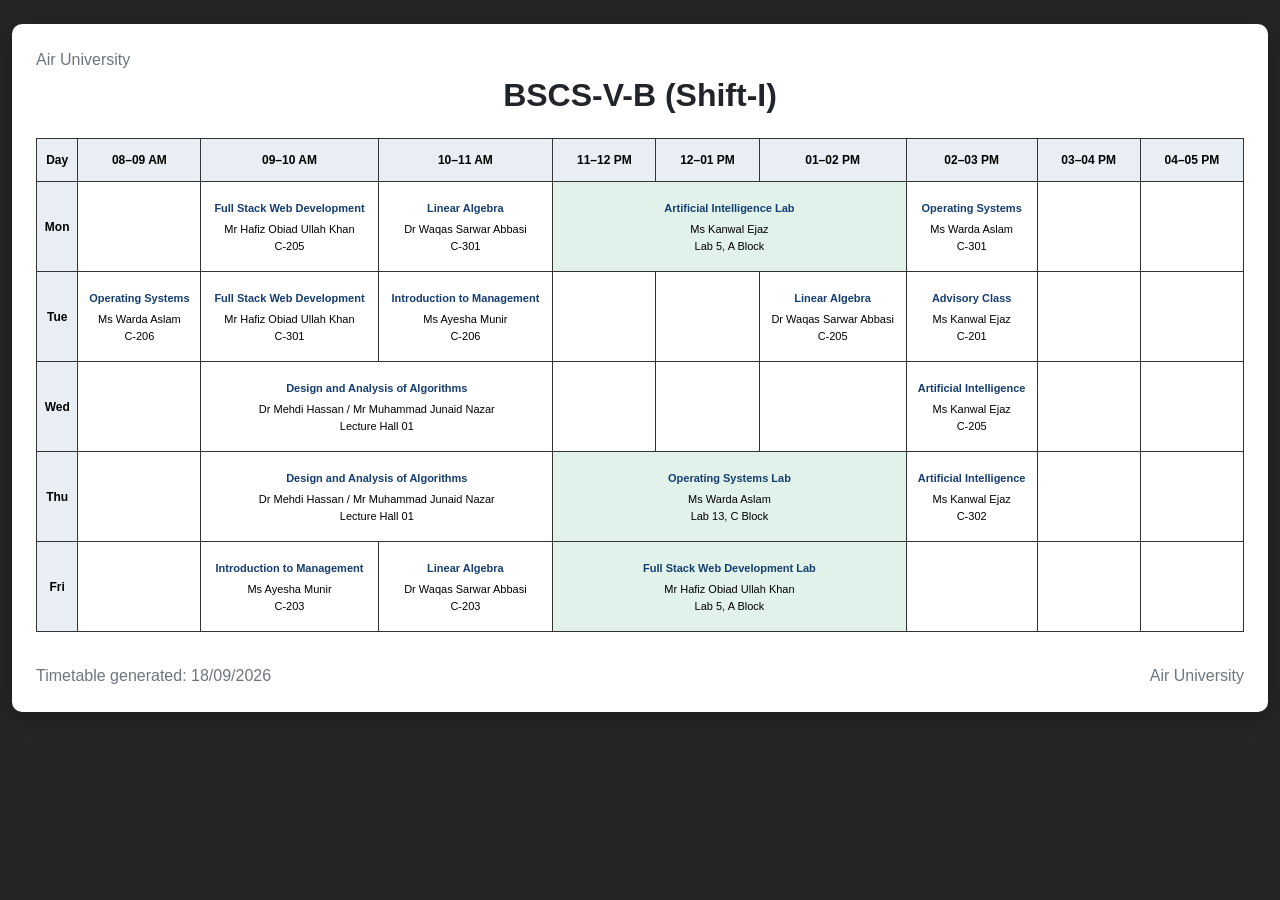
<file: Lab 3/timetable.bootstrap/index.html>
<!DOCTYPE html>
<html lang="en">
<head>
    <meta charset="UTF-8">
    <meta name="viewport" content="width=device-width, initial-scale=1">
    <title>BSCS-V-B Timetable</title>
    <link href="https://cdn.jsdelivr.net/npm/bootstrap@5.3.3/dist/css/bootstrap.min.css" rel="stylesheet">
    <link rel="stylesheet" href="style.css">
</head>
<body>

<div class="container-fluid py-4">
    <div class="timetable-box mx-auto p-3 p-md-4">

        <p class="text-secondary mb-1">Air University</p>
        <h1 class="text-center mb-4">BSCS-V-B (Shift-I)</h1>

        <div class="table-responsive">
            <table class="table table-bordered text-center align-middle timetable">
                <thead>
                    <tr>
                        <th>Day</th>
                        <th>08–09 AM</th>
                        <th>09–10 AM</th>
                        <th>10–11 AM</th>
                        <th>11–12 PM</th>
                        <th>12–01 PM</th>
                        <th>01–02 PM</th>
                        <th>02–03 PM</th>
                        <th>03–04 PM</th>
                        <th>04–05 PM</th>
                    </tr>
                </thead>

                <tbody>
                    <!-- Monday -->
                    <tr>
                        <th>Mon</th>
                        <td></td>
                        <td>
                            <b>Full Stack Web Development</b><br>
                            Mr Hafiz Obiad Ullah Khan<br>C-205
                        </td>
                        <td>
                            <b>Linear Algebra</b><br>
                            Dr Waqas Sarwar Abbasi<br>C-301
                        </td>
                        <td colspan="3" class="lab">
                            <b>Artificial Intelligence Lab</b><br>
                            Ms Kanwal Ejaz<br>Lab 5, A Block
                        </td>
                        <td>
                            <b>Operating Systems</b><br>
                            Ms Warda Aslam<br>C-301
                        </td>
                        <td></td>
                        <td></td>
                    </tr>

                    <!-- Tuesday -->
                    <tr>
                        <th>Tue</th>
                        <td>
                            <b>Operating Systems</b><br>
                            Ms Warda Aslam<br>C-206
                        </td>
                        <td>
                            <b>Full Stack Web Development</b><br>
                            Mr Hafiz Obiad Ullah Khan<br>C-301
                        </td>
                        <td>
                            <b>Introduction to Management</b><br>
                            Ms Ayesha Munir<br>C-206
                        </td>
                        <td></td>
                        <td></td>
                        <td>
                            <b>Linear Algebra</b><br>
                            Dr Waqas Sarwar Abbasi<br>C-205
                        </td>
                        <td>
                            <b>Advisory Class</b><br>
                            Ms Kanwal Ejaz<br>C-201
                        </td>
                        <td></td>
                        <td></td>
                    </tr>

                    <!-- Wednesday -->
                    <tr>
                        <th>Wed</th>
                        <td></td>
                        <td colspan="2">
                            <b>Design and Analysis of Algorithms</b><br>
                            Dr Mehdi Hassan / Mr Muhammad Junaid Nazar<br>
                            Lecture Hall 01
                        </td>
                        <td></td>
                        <td></td>
                        <td></td>
                        <td>
                            <b>Artificial Intelligence</b><br>
                            Ms Kanwal Ejaz<br>C-205
                        </td>
                        <td></td>
                        <td></td>
                    </tr>

                    <!-- Thursday -->
                    <tr>
                        <th>Thu</th>
                        <td></td>
                        <td colspan="2">
                            <b>Design and Analysis of Algorithms</b><br>
                            Dr Mehdi Hassan / Mr Muhammad Junaid Nazar<br>
                            Lecture Hall 01
                        </td>
                        <td colspan="3" class="lab">
                            <b>Operating Systems Lab</b><br>
                            Ms Warda Aslam<br>Lab 13, C Block
                        </td>
                        <td>
                            <b>Artificial Intelligence</b><br>
                            Ms Kanwal Ejaz<br>C-302
                        </td>
                        <td></td>
                        <td></td>
                    </tr>

                    <!-- Friday -->
                    <tr>
                        <th>Fri</th>
                        <td></td>
                        <td>
                            <b>Introduction to Management</b><br>
                            Ms Ayesha Munir<br>C-203
                        </td>
                        <td>
                            <b>Linear Algebra</b><br>
                            Dr Waqas Sarwar Abbasi<br>C-203
                        </td>
                        <td colspan="3" class="lab">
                            <b>Full Stack Web Development Lab</b><br>
                            Mr Hafiz Obiad Ullah Khan<br>Lab 5, A Block
                        </td>
                        <td></td>
                        <td></td>
                        <td></td>
                    </tr>
                </tbody>
            </table>
        </div>

        <div class="d-flex justify-content-between flex-wrap mt-3 text-secondary">
            <span>Timetable generated: 18/09/2026</span>
            <span>Air University</span>
        </div>

    </div>
</div>

</body>
</html>
</file>
<file: style.css>
body {
    font-family: Arial;
    background: #f2f2f2;

    display: flex;
    justify-content: center;
    align-items: center;

    height: 100vh;
}

.calculator {
    width: 300px;
    background: #222;
    padding: 20px;
    border-radius: 15px;
}

#display {
    width: 100%;
    height: 60px;

    font-size: 30px;
    text-align: right;

    padding: 10px;
    box-sizing: border-box;

    margin-bottom: 15px;
}

.buttons {
    display: grid;
    grid-template-columns: repeat(4, 1fr);
    gap: 10px;
}

button {
    height: 60px;

    font-size: 22px;
    border: none;
    border-radius: 10px;

    cursor: pointer;
}

button:hover {
    opacity: 0.8;
}

.operator {
    background: orange;
    color: white;
}

.clear {
    background: red;
    color: white;
}

.equal {
    background: green;
    color: white;
}
</file>
<file: Lab 2/Task 1/style.css>
body {
  background: #2b2b2b;
  margin: 0;
  padding: 20px;
  font-family: Arial, Helvetica, sans-serif;
}

.frame {
  background: #fff;
  max-width: 1100px;
  margin: 0 auto;
  padding: 20px 30px 10px 30px;
  box-sizing: border-box;
}

h1 {
  text-align: center;
  font-size: 36px;
  margin: 0 0 10px 0;
  font-weight: bold;
}

.uni-label {
  font-size: 13px;
  margin-bottom: 5px;
}

table {
  width: 100%;
  border-collapse: collapse;
  table-layout: fixed;
}

td, th {
  border: 1px solid #000;
  vertical-align: top;
  padding: 4px 6px;
  font-size: 11px;
}

.day-col {
  width: 70px;
  text-align: center;
  vertical-align: middle;
  font-size: 34px;
  font-weight: normal;
}

.time-head {
  text-align: center;
  font-size: 12px;
  padding: 4px;
}

.time-head .sub {
  font-size: 10px;
  color: #333;
}

.cell {
  height: 90px;
}

.teacher {
  font-size: 9px;
  text-align: center;
  color: #000;
}

.subject {
  font-weight: bold;
  text-align: center;
  font-size: 12px;
  margin: 4px 0;
}

.room {
  text-align: center;
  font-size: 11px;
}

.lab-cell {
  text-align: center;
}

.lab-teacher {
  font-size: 12px;
  margin-bottom: 6px;
}

.lab-subject {
  font-weight: normal;
  font-size: 16px;
  margin-bottom: 6px;
}

.lab-room {
  font-size: 12px;
}

.footer {
  display: flex;
  justify-content: space-between;
  font-size: 12px;
  margin-top: 5px;
}
</file>
<file: Lab 2/Task 2/style.css>
body {
    margin: 0;
    font-family: Arial;
    background-color: #f0f2f5;
}

/* Top Bar */
.topbar {
    background-color: white;
    display: flex;
    align-items: center;
    padding: 10px 20px;
    box-shadow: 0 1px 3px gray;
}

.topbar h1 {
    color: #1877f2;
    margin-right: 20px;
}

.topbar input {
    width: 250px;
    padding: 10px;
    border-radius: 20px;
    border: none;
    background-color: #f0f2f5;
}

.topbar p {
    margin-left: auto;
    font-weight: bold;
}

/* Main Area */
.main {
    display: flex;
    gap: 20px;
    width: 95%;
    margin: 20px auto;
}

/* Left and Right */
.left,
.right {
    width: 20%;
    padding: 15px;
}

.left p,
.right p {
    padding: 8px;
}

/* Feed */
.feed {
    width: 60%;
}

.stories {
    display: flex;
    gap: 10px;
    margin-bottom: 15px;
}

.stories div {
    background-color: white;
    padding: 30px 15px;
    border-radius: 8px;
    text-align: center;
}

/* Boxes */
.box {
    background-color: white;
    padding: 15px;
    margin-bottom: 15px;
    border-radius: 8px;
}

.box input {
    width: 80%;
    padding: 12px;
    border-radius: 20px;
    border: 1px solid lightgray;
}

button {
    padding: 10px 20px;
    background-color: #1877f2;
    color: white;
    border: none;
    border-radius: 5px;
}

/* Post Picture */
.post-picture {
    height: 200px;
    background-color: #ddd;
    display: flex;
    justify-content: center;
    align-items: center;
    color: #1877f2;
    font-size: 25px;
    font-weight: bold;
}
</file>
<file: Lab 2/Task 3/style.css>
* {
  margin: 0;
  padding: 0;
  box-sizing: border-box;
}

body {
  font-family: 'Segoe UI', Arial, sans-serif;
  color: #222;
  line-height: 1.6;
  background: #fafafa;
}

/* ---- Header / Nav ---- */
header {
  background: #fff;
  border-bottom: 1px solid #e0e0e0;
  position: sticky;
  top: 0;
}

nav {
  max-width: 900px;
  margin: 0 auto;
  display: flex;
  justify-content: space-between;
  align-items: center;
  padding: 18px 20px;
}

nav .logo {
  font-size: 20px;
  font-weight: bold;
}

nav ul {
  list-style: none;
  display: flex;
  gap: 25px;
}

nav a {
  text-decoration: none;
  color: #333;
  font-size: 15px;
}

nav a:hover {
  color: #0066cc;
}

/* ---- Sections ---- */
section {
  max-width: 900px;
  margin: 0 auto;
  padding: 60px 20px;
}

h1 {
  font-size: 36px;
  margin-bottom: 10px;
}

h2 {
  font-size: 26px;
  margin-bottom: 25px;
  border-bottom: 2px solid #0066cc;
  display: inline-block;
  padding-bottom: 5px;
}

p {
  font-size: 16px;
  color: #444;
  max-width: 650px;
}

/* ---- Hero ---- */
#hero {
  text-align: center;
  padding-top: 90px;
  padding-bottom: 90px;
}

#hero p {
  margin: 0 auto;
}

.tagline {
  font-size: 18px;
  color: #0066cc;
  margin-bottom: 15px;
}

.btn {
  display: inline-block;
  margin-top: 25px;
  padding: 12px 28px;
  background: #0066cc;
  color: #fff;
  text-decoration: none;
  border-radius: 4px;
  font-size: 15px;
}

.btn:hover {
  background: #004c99;
}

/* ---- Projects ---- */
.project-grid {
  display: grid;
  grid-template-columns: repeat(auto-fit, minmax(260px, 1fr));
  gap: 25px;
}

.project-card {
  background: #fff;
  border: 1px solid #e0e0e0;
  border-radius: 6px;
  padding: 20px;
}

.project-card h3 {
  margin-bottom: 8px;
  font-size: 18px;
}

.project-card p {
  font-size: 14px;
  color: #555;
}

.project-card a {
  display: inline-block;
  margin-top: 10px;
  font-size: 14px;
  color: #0066cc;
  text-decoration: none;
}

.project-card a:hover {
  text-decoration: underline;
}

/* ---- Skills ---- */
.skills-list {
  list-style: none;
  display: flex;
  flex-wrap: wrap;
  gap: 12px;
}

.skills-list li {
  background: #eef3fb;
  color: #0066cc;
  padding: 8px 16px;
  border-radius: 20px;
  font-size: 14px;
}

/* ---- Contact ---- */
#contact a {
  color: #0066cc;
  text-decoration: none;
}

#contact a:hover {
  text-decoration: underline;
}

/* ---- Footer ---- */
footer {
  text-align: center;
  padding: 25px;
  font-size: 14px;
  color: #888;
  border-top: 1px solid #e0e0e0;
}

/* ---- Responsive ---- */
@media (max-width: 600px) {
  nav {
    flex-direction: column;
    gap: 10px;
  }

  h1 {
    font-size: 28px;
  }
}
</file>
<file: Lab 2/Task 5/style.css>
* {
    margin: 0;
    padding: 0;
    box-sizing: border-box;
}

body {
    background: #050505;
    color: white;
    font-family: Arial, sans-serif;
    padding: 35px 7%;
}


/* HEADER */

.header {
    display: flex;
    justify-content: space-between;
    align-items: center;
    margin-bottom: 30px;
}

.small-text {
    color: #00e5a0;
    font-size: 12px;
    letter-spacing: 2px;
}

.header h1 {
    margin: 8px 0;
    font-size: 32px;
}

.header h1 span {
    color: #00e5a0;
}

.date {
    color: #777;
}

.heart {
    font-size: 45px;
    color: #ff416c;
    text-shadow: 0 0 25px #ff416c;
}


/* MAIN CARD */

.main-card {
    background: linear-gradient(120deg, #073c32, #06221e);
    border: 1px solid #126b59;
    border-radius: 25px;
    padding: 30px;
    display: flex;
    justify-content: space-between;
    align-items: center;
    margin-bottom: 35px;
}

.main-card p {
    color: #8ed8c7;
}

.main-card h2 {
    font-size: 30px;
    margin: 10px 0;
}

.description {
    color: #888 !important;
}


/* HEALTH CIRCLE */

.health-circle {
    width: 130px;
    height: 130px;
    border-radius: 50%;
    border: 10px solid #00e5a0;
    box-shadow: 0 0 30px rgba(0, 229, 160, 0.3);
    display: flex;
    flex-direction: column;
    justify-content: center;
    align-items: center;
}

.health-circle b {
    font-size: 27px;
}

.health-circle small {
    color: #aaa;
}


/* HEADING */

.heading {
    margin-bottom: 18px;
}


/* ROW */

.row {
    display: flex;
    gap: 20px;
    margin-bottom: 20px;
}


/* CARDS */

.health-card {
    flex: 1;
    min-height: 230px;
    padding: 25px;
    border-radius: 22px;
    position: relative;
    overflow: hidden;
    transition: 0.3s;
    border: 1px solid #292929;
}


/* HOVER */

.health-card:hover {
    transform: translateY(-10px) scale(1.02);
    border-color: white;
    box-shadow: 0 15px 40px rgba(0,0,0,0.5);
}


/* CARD COLORS */

.green {
    background: linear-gradient(145deg, #063b30, #071b18);
}

.purple {
    background: linear-gradient(145deg, #30205c, #130d26);
}

.blue {
    background: linear-gradient(145deg, #102e58, #081525);
}

.red {
    background: linear-gradient(145deg, #521d2c, #210d13);
}

.cyan {
    background: linear-gradient(145deg, #073d4b, #071b20);
}

.orange {
    background: linear-gradient(145deg, #52351b, #211509);
}


/* TOP */

.top {
    display: flex;
    justify-content: space-between;
    margin-bottom: 20px;
}

.card-icon {
    font-size: 28px;
}

.arrow {
    color: #777;
}


/* CARD TEXT */

.health-card p {
    color: #aaa;
    font-size: 12px;
    letter-spacing: 1px;
}

.health-card h2 {
    font-size: 30px;
    margin: 8px 0;
}

.health-card small {
    color: #888;
}


/* STEPS LINE */

.line {
    height: 6px;
    background: #17352f;
    border-radius: 10px;
    margin-top: 25px;
}

.line-fill {
    width: 90%;
    height: 100%;
    background: #00e5a0;
    border-radius: 10px;
    box-shadow: 0 0 10px #00e5a0;
}


/* WEIGHT */

.circle-small {
    position: absolute;
    right: 25px;
    bottom: 25px;
    width: 55px;
    height: 55px;
    border: 5px solid #a778ff;
    border-radius: 50%;
    display: flex;
    align-items: center;
    justify-content: center;
}


/* SLEEP */

.sleep-line {
    display: flex;
    gap: 7px;
    margin-top: 25px;
}

.sleep-line span {
    height: 6px;
    flex: 1;
    background: #8d5cff;
    border-radius: 10px;
}


/* HEART */

.heartbeat {
    color: #ff416c;
    margin-top: 25px;
    font-size: 18px;
    text-shadow: 0 0 10px #ff416c;
}


/* OXYGEN */

.oxygen {
    width: 65px;
    height: 65px;
    border: 5px solid #00d9ff;
    border-radius: 50%;
    display: flex;
    justify-content: center;
    align-items: center;
    margin-top: 20px;
}


/* STRESS */

.stress {
    width: 100%;
    height: 7px;
    background: #382918;
    border-radius: 10px;
    margin-top: 25px;
}

.stress div {
    width: 24%;
    height: 100%;
    background: #ff9d3c;
    border-radius: 10px;
}


/* BOTTOM NAV */

.bottom-nav {
    margin-top: 35px;
    background: #111;
    border: 1px solid #292929;
    border-radius: 22px;
    padding: 15px;
    display: flex;
    justify-content: center;
    gap: 80px;
}


/* NAV */

.nav-item {
    text-align: center;
    padding: 10px 25px;
    border-radius: 15px;
    color: #777;
    transition: 0.3s;
}

.nav-item span {
    font-size: 23px;
}

.nav-item p {
    margin-top: 5px;
    font-size: 12px;
}

.nav-item:hover,
.nav-item.active {
    color: #00e5a0;
    background: #092c25;
}


/* MOBILE */

@media (max-width: 900px) {

    .row {
        flex-direction: column;
    }

    .health-card {
        width: 100%;
    }

    .bottom-nav {
        gap: 10px;
    }
}


@media (max-width: 500px) {

    body {
        padding: 20px;
    }

    .header h1 {
        font-size: 24px;
    }

    .main-card {
        flex-direction: column;
        text-align: center;
        gap: 25px;
    }

    .bottom-nav {
        justify-content: space-around;
        gap: 0;
    }

    .nav-item {
        padding: 10px;
    }
}
</file>
<file: Lab 3/facebook.bootstrap/style.css>
body {
    margin: 0;
    background: #f0f2f5;
    font-family: Arial, sans-serif;
}

.facebook-logo {
    color: #1877f2;
    font-size: 28px;
}

.search-box {
    max-width: 250px;
    border-radius: 25px;
    background: #f0f2f5;
}

.side-box {
    padding: 18px;
    border-radius: 10px;
}

.side-box p {
    padding: 8px;
    margin: 0;
    border-radius: 6px;
    cursor: pointer;
}

.side-box p:hover {
    background: #e1e5eb;
}

.story {
    min-height: 120px;
    background: white;
    border-radius: 10px;
    display: flex;
    flex-direction: column;
    align-items: center;
    justify-content: center;
    text-align: center;
    font-weight: bold;
    padding: 10px;
    overflow-wrap: anywhere;
    box-shadow: 0 1px 4px #00000015;
    cursor: pointer;
}

.story:hover {
    background: #eaf2ff;
}

.post-box {
    background: white;
    padding: 18px;
    border-radius: 10px;
    margin-bottom: 18px;
    box-shadow: 0 1px 4px #00000015;
}

.post-box h5 {
    font-size: 16px;
    margin-bottom: 15px;
}

.post-picture {
    height: 220px;
    background: linear-gradient(135deg, #dce8fa, #b7d0fa);
    display: flex;
    align-items: center;
    justify-content: center;
    color: #1877f2;
    font-size: 28px;
    font-weight: bold;
    border-radius: 6px;
}

@media (max-width: 576px) {
    .facebook-logo {
        font-size: 22px;
    }

    .search-box {
        max-width: 140px;
    }

    .post-picture {
        height: 180px;
    }
}
</file>
<file: Lab 3/health.bootstrap/style.css>
/* General Styling */

* {
    box-sizing: border-box;
}

body {
    background-color: #050505;
    color: white;
    font-family: Arial, sans-serif;
}

.green-text {
    color: #00e5a0;
}

.header h1 {
    font-size: 30px;
}

.heart-icon {
    color: #ff416c;
    font-size: 45px;
    text-shadow: 0 0 25px #ff416c;
}


/* Main Banner */

.main-card {
    background: linear-gradient(120deg, #073c32, #101b19);
    border: 1px solid #126b59;
    border-radius: 25px;
}

.main-card h2 {
    font-size: 30px;
    margin: 12px 0;
}


/* Health Circle */

.health-circle {
    width: 125px;
    height: 125px;
    border: 8px solid #00e5a0;
    border-radius: 50%;
    display: flex;
    flex-direction: column;
    justify-content: center;
    box-shadow: 0 0 25px #00e5a044;
}

.health-circle h2 {
    margin: 0;
}

.health-circle small {
    color: #aaa;
}


/* Health Cards */

.health-card {
    position: relative;
    overflow: hidden;
    padding: 25px;
    min-height: 245px;
    border: 1px solid #292929;
    border-radius: 22px;
    transition: 0.3s;
}

.health-card:hover {
    transform: translateY(-8px);
    border-color: #00e5a0;
    box-shadow: 0 12px 30px #00e5a022;
}

.card-icon {
    font-size: 30px;
    margin-bottom: 20px;
}

.arrow {
    color: #aaa;
    font-size: 22px;
}

.label {
    color: #b5b5b5;
    font-size: 12px;
    letter-spacing: 1.5px;
    margin-top: 20px;
    margin-bottom: 8px;
}

.health-card h2 {
    font-size: 30px;
    font-weight: bold;
}

.health-card .text-secondary {
    color: #aaa !important;
    font-size: 14px;
}


/* Different Card Colors */

.green-card {
    background: linear-gradient(145deg, #063b30, #091815);
}

.purple-card {
    background: linear-gradient(145deg, #30205c, #130d26);
}

.blue-card {
    background: linear-gradient(145deg, #102e58, #081525);
}

.red-card {
    background: linear-gradient(145deg, #521d2c, #210d13);
}

.cyan-card {
    background: linear-gradient(145deg, #073d4b, #071b20);
}

.orange-card {
    background: linear-gradient(145deg, #52351b, #211509);
}


/* Progress Bars */

.progress {
    height: 7px;
    background-color: #333;
    border-radius: 10px;
}

.progress-bar {
    border-radius: 10px;
}

.stress-bar {
    background-color: #ff9d3c;
}


/* Weight Circle */

.weight-circle {
    position: absolute;
    right: 25px;
    bottom: 25px;
    width: 55px;
    height: 55px;
    border: 5px solid #a778ff;
    border-radius: 50%;
    display: flex;
    justify-content: center;
    align-items: center;
}


/* Sleep Design */

.sleep-line {
    display: flex;
    gap: 7px;
    margin-top: 25px;
}

.sleep-line span {
    flex: 1;
    height: 6px;
    border-radius: 10px;
    background-color: #a778ff;
}


/* Heartbeat */

.heartbeat {
    margin-top: 20px;
    font-size: 23px;
    color: #ff416c;
    text-shadow: 0 0 12px #ff416c;
}


/* Oxygen Circle */

.oxygen-circle {
    width: 65px;
    height: 65px;
    margin-top: 15px;
    border: 5px solid #00d9ff;
    border-radius: 50%;
    display: flex;
    align-items: center;
    justify-content: center;
    box-shadow: 0 0 15px #00d9ff33;
}


/* Bottom Navigation */

.bottom-nav {
    background-color: #111;
    border: 1px solid #292929;
    border-radius: 22px;
}

.nav-item {
    padding: 12px;
    color: #888;
    border-radius: 15px;
    transition: 0.3s;
    cursor: pointer;
}

.nav-item span {
    font-size: 24px;
}

.nav-item p {
    margin: 5px 0 0;
    font-size: 13px;
}

.nav-item:hover,
.nav-item.active {
    background-color: #092c25;
    color: #00e5a0;
}


/* Responsive Design */

@media (max-width: 576px) {

    .header h1 {
        font-size: 23px;
    }

    .main-card h2 {
        font-size: 25px;
    }

    .health-card {
        min-height: 220px;
    }

    .nav-item {
        padding: 10px 2px;
    }
}
</file>
<file: Lab 3/portfolio.bootstrap/style.css>
body {
    background: #fafafa;
    color: #222;
    font-family: Arial, sans-serif;
    line-height: 1.6;
}

.navbar-brand {
    color: #0066cc !important;
}

.nav-link:hover {
    color: #0066cc;
}

#hero {
    padding-top: 90px !important;
    padding-bottom: 90px !important;
}

.tagline {
    color: #0066cc;
    font-size: 20px;
}

#hero p {
    max-width: 650px;
}

.section-space {
    padding-top: 45px;
    padding-bottom: 45px;
}

.section-title {
    display: inline-block;
    color: #222;
    border-bottom: 3px solid #0066cc;
    padding-bottom: 6px;
    margin-bottom: 25px;
}

.project-card {
    border: 1px solid #e0e0e0;
    border-radius: 10px;
    transition: 0.3s;
}

.project-card:hover {
    transform: translateY(-6px);
    box-shadow: 0 8px 20px #00000015;
}

.project-card a,
#contact a {
    color: #0066cc;
    text-decoration: none;
}

.project-card a:hover,
#contact a:hover {
    text-decoration: underline;
}

.skill {
    background: #e8f1ff;
    color: #0066cc;
    padding: 10px 16px;
    font-size: 14px;
}

footer {
    background: white;
    border-top: 1px solid #ddd;
    color: #777;
}

footer p {
    margin: 0;
}

@media (max-width: 576px) {
    #hero h1 {
        font-size: 35px;
    }
}
</file>
<file: Lab 3/timetable.bootstrap/style.css>
body {
    background: #252525;
    font-family: Arial, sans-serif;
}

.timetable-box {
    max-width: 1500px;
    background: white;
    border-radius: 10px;
    box-shadow: 0 5px 20px #00000040;
}

h1 {
    font-size: 32px;
    font-weight: bold;
}

.timetable {
    min-width: 1050px;
    font-size: 11px;
    border-color: #333;
}

.timetable th {
    background: #e9eef5;
    font-size: 12px;
}

.timetable td,
.timetable th {
    padding: 12px 6px;
}

.timetable td {
    min-width: 95px;
    height: 90px;
}

.timetable td b {
    display: inline-block;
    margin-bottom: 5px;
    color: #153d70;
}

.timetable .lab {
    background: #e0f2e9;
}

.timetable tbody tr:hover td,
.timetable tbody tr:hover th {
    background-color: #f2f7ff;
}

.timetable tbody tr:hover .lab {
    background-color: #d0ecdc;
}

@media (max-width: 576px) {
    h1 {
        font-size: 24px;
    }

    .timetable-box {
        padding: 12px !important;
    }
}

@media print {
    body {
        background: white;
    }

    .timetable-box {
        box-shadow: none;
    }
}
</file>
